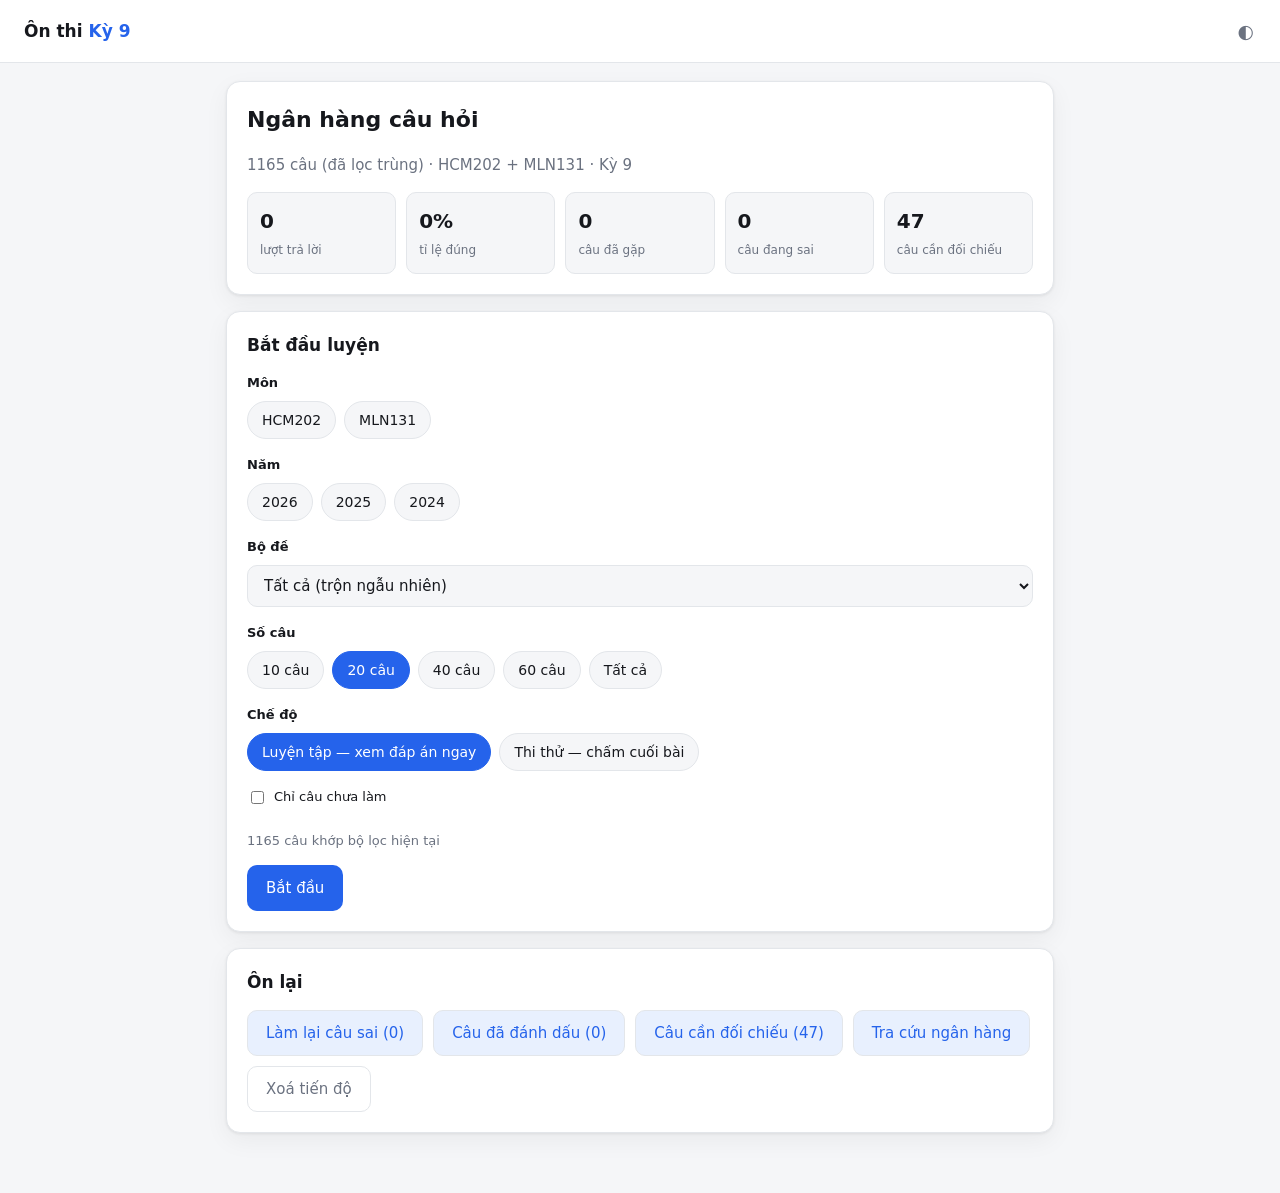
<file: web/index.html>
<!doctype html>
<html lang="vi">
<head>
<meta charset="utf-8">
<meta name="viewport" content="width=device-width, initial-scale=1, viewport-fit=cover">
<title>Ôn thi HCM202 &amp; MLN131</title>
<link rel="stylesheet" href="style.css">
</head>
<body>
<header class="topbar">
  <button id="home-btn" class="brand" type="button">Ôn thi <span>Kỳ 9</span></button>
  <div class="topbar-right">
    <span id="deck-label" class="deck-label"></span>
    <button id="theme-btn" class="icon-btn" type="button" title="Đổi giao diện">◐</button>
  </div>
</header>

<main id="screen-home" class="screen">
  <section class="card">
    <h1>Ngân hàng câu hỏi</h1>
    <p class="muted" id="bank-summary">Đang tải…</p>
    <div class="grid" id="stats"></div>
  </section>

  <section class="card">
    <h2>Bắt đầu luyện</h2>
    <div class="field">
      <label>Môn</label>
      <div class="chips" id="subject-chips"></div>
    </div>
    <div class="field">
      <label>Năm</label>
      <div class="chips" id="year-chips"></div>
    </div>
    <div class="field">
      <label>Bộ đề</label>
      <select id="exam-select"><option value="">Tất cả (trộn ngẫu nhiên)</option></select>
    </div>
    <div class="field">
      <label>Số câu</label>
      <div class="chips" id="count-chips"></div>
    </div>
    <div class="field">
      <label>Chế độ</label>
      <div class="chips" id="mode-chips"></div>
    </div>
    <div class="field checks">
      <label><input type="checkbox" id="only-unseen"> Chỉ câu chưa làm</label>
    </div>
    <p class="muted small" id="filter-info"></p>
    <div class="row">
      <button id="start-btn" class="primary" type="button">Bắt đầu</button>
      <button id="resume-btn" class="secondary hidden" type="button">Làm tiếp</button>
    </div>
  </section>

  <section class="card hidden" id="history-card">
    <h2>Bài đã làm gần đây</h2>
    <div id="history" class="history"></div>
  </section>

  <section class="card">
    <h2>Ôn lại</h2>
    <div class="row">
      <button id="wrong-btn" class="secondary" type="button">Làm lại câu sai (<span id="wrong-count">0</span>)</button>
      <button id="marked-btn" class="secondary" type="button">Câu đã đánh dấu (<span id="marked-count">0</span>)</button>
      <button id="review-flagged-btn" class="secondary" type="button">Câu cần đối chiếu (<span id="flagged-count">0</span>)</button>
      <button id="browse-btn" class="secondary" type="button">Tra cứu ngân hàng</button>
      <button id="reset-btn" class="ghost" type="button">Xoá tiến độ</button>
    </div>
  </section>
</main>

<main id="screen-quiz" class="screen hidden">
  <div class="progress"><div id="progress-bar"></div></div>
  <section class="card question-card">
    <div class="q-head">
      <span id="q-counter" class="badge"></span>
      <span id="q-meta" class="muted small"></span>
      <button id="explain-btn" class="toggle-btn" type="button"
              title="Ẩn/hiện phần giải thích">Giải thích</button>
      <button id="image-mode-btn" class="toggle-btn" type="button"
              title="Chuyển giữa chữ đã gõ lại và ảnh đề gốc">Ảnh gốc</button>
      <button id="mark-btn" class="icon-btn" type="button" title="Đánh dấu câu này">☆</button>
    </div>
    <p id="q-text" class="q-text"></p>
    <p id="q-hint" class="q-hint hidden"></p>
    <div id="q-layout" class="q-layout">
      <div id="q-options" class="options"></div>
      <div id="q-image-box" class="q-image-box hidden">
        <img id="q-image" alt="Ảnh đề gốc">
      </div>
    </div>
    <div id="q-feedback" class="feedback hidden"></div>
    <div class="row between">
      <button id="prev-btn" class="ghost" type="button">← Câu trước</button>
      <button id="img-btn" class="ghost" type="button">Phóng to ảnh gốc</button>
      <button id="next-btn" class="primary" type="button">Câu sau →</button>
    </div>
  </section>
</main>

<main id="screen-result" class="screen hidden">
  <section class="card">
    <h1>Kết quả</h1>
    <div id="result-score" class="score"></div>
    <div class="row">
      <button id="retry-wrong-btn" class="primary" type="button">Làm lại câu sai</button>
      <button id="review-btn" class="secondary" type="button">Xem lại bài</button>
      <button id="back-home-btn" class="ghost" type="button">Về trang chủ</button>
    </div>
    <div id="result-list" class="result-list"></div>
  </section>
</main>

<main id="screen-browse" class="screen hidden">
  <section class="card">
    <h1>Tra cứu ngân hàng</h1>
    <input id="search-input" class="search" type="search" placeholder="Gõ từ khoá trong câu hỏi…">
    <p class="muted small" id="search-info"></p>
    <div id="search-results" class="result-list"></div>
  </section>
</main>

<div id="image-modal" class="modal hidden">
  <div class="modal-inner">
    <button id="modal-close" class="icon-btn" type="button">✕</button>
    <img id="modal-img" alt="Ảnh đề gốc">
  </div>
</div>

<!-- Script thuong (khong phai module) de mo bang file:// van chay.
     Thu tu nap quan trong: file sau dung ham cua file truoc. -->
<script src="../data/questions.js"></script>
<script src="js/ui.js"></script>
<script src="js/data.js"></script>
<script src="js/store.js"></script>
<script src="js/quiz.js"></script>
<script src="js/home-screen.js"></script>
<script src="js/session.js"></script>
<script src="js/app.js"></script>
</body>
</html>
</file>
<file: web/style.css>
:root{
  --bg:#f5f6f8; --card:#fff; --text:#16181d; --muted:#6b7280; --line:#e3e6ea;
  --accent:#2563eb; --accent-soft:#e8f0fe; --ok:#0f9d58; --ok-soft:#e6f4ea;
  --bad:#d93025; --bad-soft:#fce8e6; --warn:#b26a00; --warn-soft:#fef7e0;
  --radius:14px; --shadow:0 1px 3px rgba(0,0,0,.07),0 8px 24px rgba(0,0,0,.05);
}
:root[data-theme="dark"]{
  --bg:#0f1115; --card:#171a21; --text:#e6e8ec; --muted:#9aa1ad; --line:#272b34;
  --accent:#5b8cff; --accent-soft:#1d2740; --ok:#43c07a; --ok-soft:#14301f;
  --bad:#ff6b5e; --bad-soft:#341a18; --warn:#e0a33a; --warn-soft:#332714;
  --shadow:0 1px 3px rgba(0,0,0,.4),0 8px 24px rgba(0,0,0,.35);
}
*{box-sizing:border-box}
body{margin:0;background:var(--bg);color:var(--text);
  font:15px/1.6 system-ui,-apple-system,"Segoe UI",Roboto,sans-serif}
.hidden{display:none!important}
.muted{color:var(--muted)} .small{font-size:13px}

.topbar{position:sticky;top:0;z-index:20;display:flex;align-items:center;
  justify-content:space-between;gap:12px;padding:12px 18px;
  background:var(--card);border-bottom:1px solid var(--line)}
.brand{background:none;border:0;color:var(--text);font-size:17px;font-weight:700;cursor:pointer}
.brand span{color:var(--accent)}
.topbar-right{display:flex;align-items:center;gap:10px}
.deck-label{color:var(--muted);font-size:13px}

.screen{max-width:860px;margin:0 auto;padding:18px 16px 60px;
  display:flex;flex-direction:column;gap:16px}
.card{background:var(--card);border:1px solid var(--line);border-radius:var(--radius);
  padding:20px;box-shadow:var(--shadow)}
h1{font-size:22px;margin:0 0 6px} h2{font-size:17px;margin:0 0 14px}

.grid{display:grid;grid-template-columns:repeat(auto-fit,minmax(130px,1fr));gap:10px;margin-top:14px}
.stat{background:var(--bg);border:1px solid var(--line);border-radius:10px;padding:12px}
.stat b{display:block;font-size:20px} .stat span{color:var(--muted);font-size:12px}

.field{margin-bottom:16px}
.field>label{display:block;font-weight:600;font-size:13px;margin-bottom:7px}
.checks{display:flex;flex-wrap:wrap;gap:16px}
.checks label{font-weight:400;display:flex;align-items:center;gap:7px;cursor:pointer}
.chips{display:flex;flex-wrap:wrap;gap:8px}
.chip{padding:7px 14px;border:1px solid var(--line);background:var(--bg);color:var(--text);
  border-radius:999px;cursor:pointer;font-size:14px}
.chip[aria-pressed="true"]{background:var(--accent);border-color:var(--accent);color:#fff}
select,.search{width:100%;padding:10px 12px;border:1px solid var(--line);border-radius:10px;
  background:var(--bg);color:var(--text);font:inherit}

button{font:inherit}
.primary,.secondary,.ghost{padding:10px 18px;border-radius:10px;cursor:pointer;border:1px solid transparent}
.primary{background:var(--accent);color:#fff}
.secondary{background:var(--accent-soft);color:var(--accent);border-color:var(--line)}
.ghost{background:transparent;color:var(--muted);border-color:var(--line)}
.icon-btn{background:none;border:0;color:var(--muted);font-size:19px;cursor:pointer;padding:4px 8px}
.icon-btn.on{color:var(--warn)}
.row{display:flex;flex-wrap:wrap;gap:10px}
.row.between{justify-content:space-between;margin-top:18px}

.progress{height:4px;background:var(--line);border-radius:4px;overflow:hidden}
.progress>div{height:100%;width:0;background:var(--accent);transition:width .25s}
.q-head{display:flex;align-items:center;gap:10px;margin-bottom:12px}
.badge{background:var(--accent-soft);color:var(--accent);padding:3px 10px;border-radius:999px;font-size:12px;font-weight:600}
/* Phan chu chiem het cho trong -> cac nut dinh lien nhau ben phai */
.q-head #q-meta{margin-right:auto}
.q-head .toggle-btn+.toggle-btn{margin-left:-4px}
.q-text{font-size:17px;font-weight:600;margin:0 0 16px;white-space:pre-wrap}

.toggle-btn{padding:5px 12px;border:1px solid var(--line);background:var(--bg);
  color:var(--muted);border-radius:999px;font-size:12px;cursor:pointer}
.toggle-btn.on{background:var(--accent);border-color:var(--accent);color:#fff}
.screen.wide{max-width:1240px}
.q-layout{display:flex;flex-direction:column;gap:9px}
/* Che do anh goc: cot chon dap an ben trai, anh de ben phai */
.q-layout.image-mode{display:grid;grid-template-columns:104px minmax(0,1fr);
  gap:14px;align-items:start}
.q-layout.image-mode .options{gap:7px}
.q-layout.image-mode .option{justify-content:center;padding:10px 8px}
.q-layout.image-mode .option .body{display:none}
.q-image-box{border:1px solid var(--line);border-radius:11px;overflow:hidden;
  background:#fff;cursor:zoom-in}
.q-image-box img{display:block;width:100%;height:auto}
@media(max-width:620px){.q-layout.image-mode{grid-template-columns:1fr}
  .q-layout.image-mode .options{flex-direction:row;flex-wrap:wrap}
  .q-layout.image-mode .option{flex:1 1 60px}}
.q-hint{margin:-8px 0 14px;padding:7px 12px;border-radius:9px;font-size:13px;
  background:var(--warn-soft);color:var(--warn);font-weight:600}
.options{display:flex;flex-direction:column;gap:9px}
.option{display:flex;gap:11px;align-items:flex-start;padding:12px 14px;border:1px solid var(--line);
  border-radius:11px;background:var(--bg);cursor:pointer;text-align:left;width:100%;color:var(--text)}
.option:hover:not(:disabled){border-color:var(--accent)}
.option .key{flex:0 0 26px;height:26px;border-radius:50%;background:var(--card);
  border:1px solid var(--line);display:grid;place-items:center;font-weight:700;font-size:13px}
.option.chosen{background:var(--accent-soft);border-color:var(--accent)}
.option.chosen .key{background:var(--accent);color:#fff;border-color:var(--accent)}
.option.correct{background:var(--ok-soft);border-color:var(--ok)}
.option.correct .key{background:var(--ok);color:#fff;border-color:var(--ok)}
.option.wrong{background:var(--bad-soft);border-color:var(--bad)}
.option.wrong .key{background:var(--bad);color:#fff;border-color:var(--bad)}
.option:disabled{cursor:default}

.feedback{margin-top:16px;padding:14px;border-radius:11px;background:var(--bg);border:1px solid var(--line)}
.feedback h4{margin:0 0 6px;font-size:14px}
.feedback.no-explain .explain-block,
.feedback.no-explain .quote,
.feedback.no-explain .review-note{display:none}
.verdict{font-weight:700;margin-bottom:8px}
.verdict.ok{color:var(--ok)} .verdict.bad{color:var(--bad)}
.tag{display:inline-block;padding:2px 9px;border-radius:999px;font-size:12px;margin:0 6px 6px 0;
  background:var(--accent-soft);color:var(--accent)}
.tag.warn{background:var(--warn-soft);color:var(--warn)}
.tag.ok{background:var(--ok-soft);color:var(--ok)}

.quote{margin-top:12px;padding:10px 14px;border-left:3px solid var(--ok);
  background:var(--ok-soft);border-radius:0 8px 8px 0}
.quote blockquote{margin:0;font-style:italic;font-size:14px}
.history{display:flex;flex-direction:column;gap:6px}
.history-row{display:flex;justify-content:space-between;gap:12px;padding:8px 11px;
  background:var(--bg);border:1px solid var(--line);border-radius:9px;font-size:13px}
.history-row span{color:var(--muted)}
button:disabled{opacity:.5;cursor:not-allowed}
.score{font-size:32px;font-weight:700;margin:10px 0}
.result-list{margin-top:18px;display:flex;flex-direction:column;gap:10px}
.result-item{padding:13px;border:1px solid var(--line);border-radius:11px;background:var(--bg)}
.result-item.bad{border-left:4px solid var(--bad)}
.result-item.ok{border-left:4px solid var(--ok)}

.modal{position:fixed;inset:0;background:rgba(0,0,0,.8);display:grid;place-items:center;z-index:50;padding:20px}
.modal-inner{position:relative;max-width:96vw;max-height:92vh;overflow:auto;background:var(--card);
  border-radius:12px;padding:38px 12px 12px}
.modal-inner .icon-btn{position:absolute;top:6px;right:8px}
.modal img{max-width:100%;display:block}
@media(max-width:560px){.screen{padding:14px 12px 50px}.card{padding:16px}.q-text{font-size:16px}}
</file>
